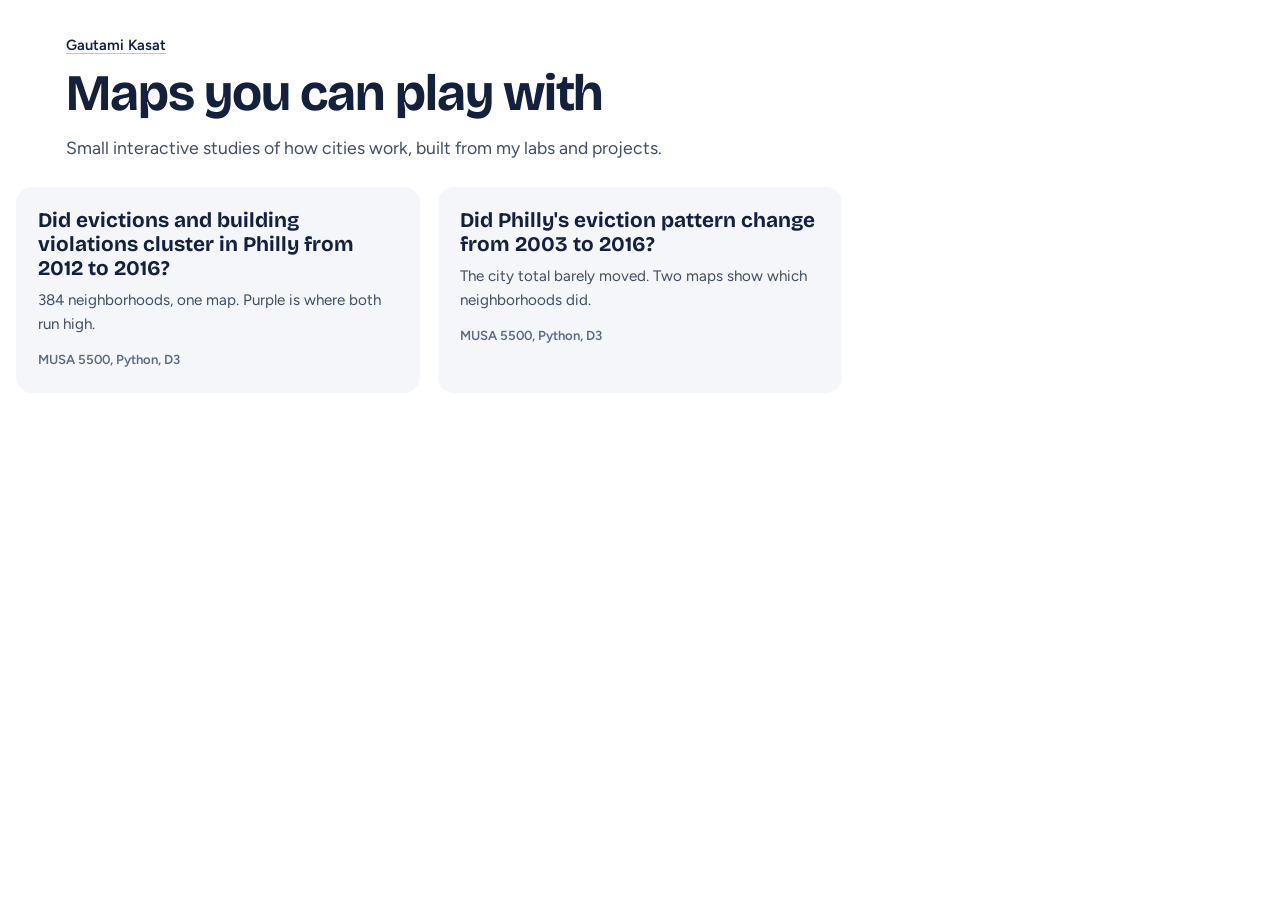
<file: index.html>
<!doctype html>
<html lang="en">
<head>
<meta charset="utf-8">
<meta name="viewport" content="width=device-width, initial-scale=1">
<title>Gautami Kasat: Interactive Portals</title>
<meta name="description" content="Interactive maps and data stories from urban spatial analytics coursework and projects.">
<link rel="preconnect" href="https://fonts.googleapis.com">
<link rel="preconnect" href="https://fonts.gstatic.com" crossorigin>
<link href="https://fonts.googleapis.com/css2?family=Bricolage+Grotesque:opsz,wght@12..96,500;12..96,600;12..96,700&family=Figtree:wght@400;500;600;700&display=swap" rel="stylesheet">
<link rel="stylesheet" href="templates/overlap-map/style.css">
<style>
  .site-head .byline a { color: var(--ink); font-weight: 600; text-decoration-color: var(--line-2); }
  .list { display: grid; gap: 18px; grid-template-columns: repeat(auto-fill, minmax(300px, 1fr)); margin-top: 18px; padding-bottom: 60px; }
  .card { display: block; text-decoration: none; color: inherit; background: var(--soft); border-radius: 16px; padding: 22px; transition: background 0.15s; }
  .card:hover { background: #e9eef6; }
  .card h2 { font-family: var(--display); font-weight: 700; font-size: 1.3rem; line-height: 1.15; margin: 0 0 8px; }
  .card p { margin: 0; color: var(--ink-2); font-size: 0.95rem; }
  .card .tags { margin-top: 14px; color: var(--muted); font-size: 0.82rem; font-weight: 600; }
</style>
</head>
<body>
<header class="site-head wrap">
  <p class="byline"><a href="https://www.linkedin.com/in/gautamikasat" target="_blank" rel="noopener">Gautami Kasat</a></p>
  <h1>Maps you can play with</h1>
  <p class="lede">Small interactive studies of how cities work, built from my labs and projects.</p>
</header>
<main class="wrap">
  <div class="list">
    <a class="card" href="projects/01-evictions-violations-2012-2016/">
      <h2>Did evictions and building violations cluster in Philly from 2012 to 2016?</h2>
      <p>384 neighborhoods, one map. Purple is where both run high.</p>
      <div class="tags">MUSA 5500, Python, D3</div>
    </a>
    <a class="card" href="projects/02-eviction-patterns-2003-2016/">
      <h2>Did Philly's eviction pattern change from 2003 to 2016?</h2>
      <p>The city total barely moved. Two maps show which neighborhoods did.</p>
      <div class="tags">MUSA 5500, Python, D3</div>
    </a>
  </div>
</main>
</body>
</html>
</file>
<file: templates/overlap-map/style.css>
/* How the page looks. Fonts and colors first, then the layout of the map page. */

/* Shared look for every portal in this repo.
   Light, paper-white. Change a token here and all portals update together. */

:root {
  color-scheme: light;
  --bg: #ffffff;
  --soft: #f4f6fa;
  --card: #ffffff;
  --line: #d9e0ea;
  --line-2: #bcc7d6;
  --ink: #14213d;        /* text and buttons */
  --ink-2: #3f4e66;
  --muted: #5b6a81;
  --ev: #2f6fb5;         /* evictions (blue) */
  --ev-soft: #6fa8dc;
  --vi: #d9631c;         /* violations (orange) */
  --vi-soft: #f2a35c;
  --both: #5a1a63;       /* high on both (plum) */
  --none: #dfe5ee;
  --focus: #1a6bff;
  --display: "Bricolage Grotesque", "Segoe UI", system-ui, sans-serif;
  --body: "Figtree", "Segoe UI", system-ui, sans-serif;
  --radius: 12px;
}

* { box-sizing: border-box; }
html { -webkit-text-size-adjust: 100%; }

body {
  margin: 0;
  background: var(--bg);
  color: var(--ink);
  font-family: var(--body);
  font-size: 16px;
  line-height: 1.55;
}

a { color: var(--ev); text-underline-offset: 3px; }
a:hover { color: var(--ink); }

:focus-visible { outline: 3px solid var(--focus); outline-offset: 2px; border-radius: 6px; }

.wrap {
  max-width: 1180px;
  margin: 0 auto;
  padding-left: max(16px, env(safe-area-inset-left, 0px));
  padding-right: max(16px, env(safe-area-inset-right, 0px));
}

/* ---------- header ---------- */
.site-head { padding-top: 34px; padding-bottom: 8px; }
.site-head .byline { color: var(--muted); font-size: 0.92rem; margin: 0 0 10px; }
.site-head h1 {
  font-family: var(--display);
  font-weight: 700;
  font-size: clamp(2rem, 4.8vw, 3.2rem);
  line-height: 1.04;
  letter-spacing: -0.02em;
  margin: 0 0 14px;
  max-width: 20ch;
  text-wrap: balance;
}
.site-head .lede { color: var(--ink-2); max-width: 60ch; margin: 0; font-size: 1.1rem; }

.key { display: flex; flex-wrap: wrap; gap: 8px 20px; margin: 16px 0 0; font-size: 0.92rem; color: var(--ink-2); font-weight: 500; }
.key span.sw, .sw { display: inline-block; width: 14px; height: 14px; border-radius: 4px; vertical-align: -2px; margin-right: 7px; }
.sw.ev { background: var(--ev); }
.sw.vi { background: var(--vi); }
.sw.both { background: var(--both); }

/* ---------- panels and buttons ---------- */
.panel {
  background: var(--card);
  border: 1.5px solid var(--line);
  border-radius: var(--radius);
  padding: 18px;
}
.panel h2 {
  font-family: var(--display);
  font-weight: 600;
  font-size: 1.2rem;
  margin: 0 0 2px;
  letter-spacing: -0.01em;
}
.panel .sub { color: var(--muted); font-size: 0.88rem; margin: 0 0 12px; }

.btn {
  font: inherit; font-weight: 600; font-size: 0.98rem;
  min-height: 46px; padding: 0 20px;
  display: inline-flex; align-items: center; justify-content: center; gap: 9px;
  border: 2px solid var(--ink); border-radius: 12px;
  background: #fff; color: var(--ink); cursor: pointer;
  transition: transform 0.08s, box-shadow 0.12s, background 0.12s;
}
.btn:hover { box-shadow: 0 3px 0 var(--ink); transform: translateY(-1px); }
.btn:active { transform: none; box-shadow: none; }
.btn.primary { background: var(--ink); color: #fff; }
.btn.primary:hover { background: #22345c; }
.btn.small { min-height: 36px; padding: 0 14px; font-size: 0.86rem; border-radius: 9px; }
.btn svg { width: 18px; height: 18px; flex: none; }

.seg { display: inline-flex; flex-wrap: wrap; border: 2px solid var(--ink); border-radius: 13px; overflow: hidden; background: #fff; }
.seg input { position: absolute; opacity: 0; pointer-events: none; }
.seg label {
  display: flex; align-items: center; gap: 8px; min-height: 44px; padding: 0 16px;
  font-weight: 600; font-size: 0.95rem; color: var(--ink); cursor: pointer; user-select: none;
  border-right: 2px solid var(--ink); transition: background 0.1s;
}
.seg label:last-of-type { border-right: 0; }
.seg label:hover { background: #e9effa; }
.seg input:checked + label { background: var(--ink); color: #fff; }
.seg input:focus-visible + label { outline: 3px solid var(--focus); outline-offset: -3px; }
.seg label svg { width: 18px; height: 18px; flex: none; }

/* ---------- tooltip ---------- */
.tip {
  position: fixed; z-index: 30; pointer-events: none;
  background: #fff; color: var(--ink);
  border: 1.5px solid var(--ink); border-radius: 10px;
  padding: 9px 12px; font-size: 0.86rem; line-height: 1.45; max-width: 240px;
  box-shadow: 0 10px 28px rgba(20, 33, 61, 0.22);
  opacity: 0; transition: opacity 0.08s;
}
.tip.on { opacity: 1; }
.tip b { font-family: var(--display); font-weight: 600; font-size: 1rem; }
.tip .row { display: flex; justify-content: space-between; gap: 16px; }
.tip .row span:first-child { color: var(--ink-2); }
.tip .num { font-variant-numeric: tabular-nums; font-weight: 600; }

/* ---------- footer ---------- */
.site-foot { padding-top: 30px; padding-bottom: 56px; color: var(--muted); font-size: 0.9rem; }
.site-foot p { max-width: 78ch; margin: 0 0 10px; }

@media (prefers-reduced-motion: reduce) {
  * { transition: none !important; animation: none !important; }
}


/* Gautami's map-portal kit: shared layout for every "overlap" portal.
   Layout: short title, then the map as a full-width hero with soft controls in the side rails
   (periods + B groups on the left, selected place + 2x2 legend on the right), then "the test"
   (scatter + trend line with the big numbers beside it), then "How it was made".
   Borders are rare on purpose: only the selected-place card has one.
   Colors and fonts are defined at the top of this file. */

.top { padding-top: 28px; }
.top.wrap, main.wrap, .made.wrap { max-width: 1340px; }
.top .me { margin: 0 0 14px; font-size: 0.95rem; font-weight: 600; }
.top .me a { color: var(--ink); text-decoration-color: var(--line-2); }
.top h1 { font-family: var(--display); font-weight: 700; letter-spacing: -0.02em; font-size: clamp(2rem, 4.4vw, 3.2rem); line-height: 1.04; margin: 0; max-width: 22ch; text-wrap: balance; }
.top .lede { margin: 12px 0 0; font-size: 1.12rem; color: var(--ink-2); max-width: 60ch; }

.k { display: block; font-size: 0.78rem; font-weight: 700; letter-spacing: 0.04em; color: var(--muted); margin-bottom: 10px; }
.note { margin: 12px 0 0; font-size: 0.82rem; color: var(--muted); line-height: 1.45; max-width: 30ch; }

/* ---------- hero band: rail | map | rail ---------- */
.band { margin-top: 14px; padding-left: max(16px, env(safe-area-inset-left, 0px)); padding-right: max(16px, env(safe-area-inset-right, 0px)); }
.band-in { max-width: 1308px; margin: 0 auto; display: grid; grid-template-columns: 236px minmax(0, 1fr) 270px; gap: 28px; align-items: stretch; }
.rail { display: flex; flex-direction: column; gap: 40px; padding-top: 8px; padding-bottom: 8px; min-width: 0; }
.rail.right { justify-content: space-between; }
.empty { margin: 0; font-size: 0.95rem; color: var(--muted); max-width: 26ch; }
.mapwrap { position: relative; min-width: 0; }
.mapbox { position: relative; aspect-ratio: 600 / 640; height: min(88vh, 900px); width: auto; max-width: 100%; margin: 0 auto; touch-action: pan-y; }
.mapbox svg { position: absolute; inset: 0; width: 100%; height: 100%; display: block; }
.tract { stroke: #fff; stroke-width: 0.7; transition: fill 0.35s, opacity 0.25s; cursor: pointer; }
.hl { fill: none; stroke: var(--ink); stroke-width: 2.6; pointer-events: none; stroke-linejoin: round; }
.pinp { fill: none; stroke: var(--ink); stroke-width: 3.6; stroke-dasharray: 7 4; pointer-events: none; stroke-linejoin: round; }
.tapchip { position: absolute; left: 50%; top: 6px; transform: translateX(-50%); z-index: 2; pointer-events: none; background: var(--ink); color: #fff; font-weight: 600; font-size: 0.85rem; padding: 7px 14px; border-radius: 99px; transition: opacity 0.4s; white-space: nowrap; }
.tapchip.gone { opacity: 0; }

/* years: a soft vertical rail, only the chosen year is filled */
.yearhead { display: flex; align-items: center; gap: 12px; margin-bottom: 10px; }
.yearhead .k { margin: 0; }
.playbtn { width: 38px; height: 38px; border-radius: 50%; border: 0; background: var(--ink); color: #fff; display: grid; place-items: center; cursor: pointer; transition: background 0.15s, transform 0.08s; }
.playbtn:hover { background: #22345c; transform: scale(1.05); }
.playbtn svg { width: 18px; height: 18px; }
.playbtn[aria-pressed="true"] { background: var(--both); }
.years { display: flex; flex-direction: column; align-items: flex-start; gap: 2px; }
.years input { position: absolute; opacity: 0; pointer-events: none; }
.years label { padding: 7px 14px; border-radius: 99px; font-weight: 600; font-size: 1rem; color: var(--muted); cursor: pointer; user-select: none; transition: background 0.15s, color 0.15s; font-variant-numeric: tabular-nums; }
.years label:hover { color: var(--ink); background: var(--soft); }
.years input:checked + label { background: var(--ink); color: #fff; }
.years input:focus-visible + label { outline: 3px solid var(--focus); outline-offset: 2px; }

/* legend: a 2 x 2 square that explains the colors */
.biv { display: grid; grid-template-columns: 22px auto; grid-template-rows: auto 20px; gap: 6px; width: max-content; }
.biv .ylab { grid-row: 1; grid-column: 1; writing-mode: vertical-rl; transform: rotate(180deg); font-size: 0.78rem; font-weight: 600; color: var(--ink-2); text-align: center; }
.biv .xlab { grid-row: 2; grid-column: 2; font-size: 0.78rem; font-weight: 600; color: var(--ink-2); text-align: center; }
.biv .grid { grid-row: 1; grid-column: 2; display: grid; grid-template-columns: 70px 70px; grid-template-rows: 70px 70px; gap: 4px; }
.cell { border: 0; border-radius: 10px; cursor: default; display: flex; flex-direction: column; justify-content: flex-end; align-items: flex-start; padding: 7px 8px; font: inherit; text-align: left; transition: transform 0.12s; }
.cell:hover, .cell:focus-visible { transform: scale(1.06); }
.cell b { font-family: var(--display); font-weight: 700; font-size: 1.15rem; line-height: 1; font-variant-numeric: tabular-nums; }
.cell span { font-size: 0.68rem; font-weight: 600; line-height: 1.15; margin-top: 2px; }
.cell.dark { color: #fff; }
.cell.light { color: var(--ink); }
.ramp { width: 220px; }
.ramp .rname { display: block; font-size: 0.85rem; font-weight: 600; color: var(--ink-2); margin-bottom: 6px; }
.ramp .rbar { height: 12px; border-radius: 6px; }
.ramp .rnum { display: flex; justify-content: space-between; font-size: 0.78rem; color: var(--muted); margin-top: 4px; font-variant-numeric: tabular-nums; }

/* violations: soft chips, the chosen one is tinted */
.chips { display: grid; gap: 4px; }
.chip {
  display: grid; grid-template-columns: 18px minmax(0, 1fr) auto; align-items: center; gap: 8px;
  width: 100%; text-align: left; font: inherit; color: var(--ink-2); background: transparent; border: 0; border-radius: 99px;
  padding: 7px 12px; cursor: pointer; transition: background 0.15s, color 0.15s;
}
.chip:hover { background: var(--soft); color: var(--ink); }
.chip svg { width: 17px; height: 17px; display: block; }
.chip .nm { font-weight: 600; font-size: 0.86rem; white-space: nowrap; overflow: hidden; text-overflow: ellipsis; }
.chip .r { font-family: var(--display); font-weight: 700; font-size: 0.86rem; font-variant-numeric: tabular-nums; color: var(--muted); }
.chip[aria-pressed="true"] { background: #f1e5f3; color: var(--both); }
.chip[aria-pressed="true"] .r { color: var(--both); }

/* the one bordered thing: tract pop-up */
.pop { position: relative; width: 100%; background: #fff; border: 1.5px solid var(--ink); border-radius: 14px; padding: 14px; box-shadow: 0 14px 34px rgba(20, 33, 61, 0.2); }
.pop[hidden] { display: none; }
.pop .x { position: absolute; right: 8px; top: 8px; width: 32px; height: 32px; border-radius: 50%; border: 0; background: var(--soft); color: var(--ink); font-size: 1.1rem; font-weight: 700; cursor: pointer; line-height: 1; }
.pop .x:hover { background: #e6ebf3; }
.pinned { font-family: var(--body); font-size: 0.7rem; font-weight: 600; background: var(--ink); color: #fff; border-radius: 99px; padding: 3px 8px; vertical-align: 4px; margin-left: 4px; }
.tname { font-family: var(--display); font-weight: 700; font-size: 1.35rem; line-height: 1.1; margin: 0 36px 0 0; }
.verdict { display: inline-block; margin: 8px 0 10px; padding: 4px 11px; border-radius: 99px; font-weight: 600; font-size: 0.82rem; }
.verdict.c3 { background: #f1e5f3; color: var(--both); }
.verdict.c1 { background: #e3effa; color: #1c4f86; }
.verdict.c2 { background: #fdeede; color: #8f3d0c; }
.verdict.c0 { background: var(--soft); color: var(--ink-2); }
.meter { margin-bottom: 10px; }
.meter .mr { display: flex; justify-content: space-between; align-items: baseline; font-weight: 600; font-size: 0.9rem; }
.meter .mr b { font-family: var(--display); font-size: 1.2rem; font-variant-numeric: tabular-nums; }
.mbar { height: 8px; background: var(--none); border-radius: 4px; margin: 3px 0 2px; position: relative; }
.mbar i { position: absolute; left: 0; top: 0; bottom: 0; border-radius: 4px; min-width: 3px; }
.meter small { color: var(--muted); font-size: 0.78rem; }
.ctxl { margin: 4px 0 0; display: grid; font-size: 0.85rem; }
.ctxl div { display: flex; justify-content: space-between; padding: 4px 0; }
.ctxl dt { color: var(--ink-2); }
.ctxl dd { margin: 0; font-weight: 600; font-variant-numeric: tabular-nums; }

/* ---------- the test: regression with the numbers beside it ---------- */
.test { margin-top: 64px; display: grid; grid-template-columns: minmax(0, 1.55fr) minmax(0, 1fr); gap: 48px; align-items: start; }
.test h2 { font-family: var(--display); font-weight: 700; font-size: 1.8rem; letter-spacing: -0.01em; margin: 0 0 2px; }
.test .sub { color: var(--muted); font-size: 0.95rem; margin: 0 0 10px; }
.scatter svg { display: block; width: 100%; height: auto; }
.scatter .axis text { fill: var(--muted); font-size: 11px; font-family: var(--body); }
.scatter .axis path, .scatter .axis line { stroke: var(--line-2); }
.scatter .axis-title { fill: var(--ink-2); font-size: 12px; font-weight: 600; font-family: var(--body); }
.scatter .grid line { stroke: #edf1f6; }
.scatter .grid path { display: none; }
.dot { stroke: #fff; stroke-width: 1; transition: cx 0.3s, cy 0.3s, fill 0.2s; cursor: pointer; }
.qlabel { font-size: 12px; font-weight: 700; font-family: var(--body); }
.fitlabel { font-size: 12px; font-weight: 600; fill: var(--ink-2); font-family: var(--body); }
.nums { display: grid; gap: 30px; padding-top: 64px; }
.num b { display: block; font-family: var(--display); font-weight: 700; font-size: 3.2rem; line-height: 1; letter-spacing: -0.03em; font-variant-numeric: tabular-nums; }
.num > span { display: block; margin-top: 6px; color: var(--ink-2); font-size: 1rem; max-width: 34ch; }
.ybars { display: grid; grid-template-columns: repeat(5, 1fr); gap: 10px; align-items: end; height: 84px; max-width: 300px; }
.ybars div { display: flex; flex-direction: column; justify-content: flex-end; align-items: center; height: 100%; gap: 4px; }
.ybars i { width: 100%; max-width: 30px; background: var(--line-2); border-radius: 5px 5px 0 0; display: block; transition: height 0.3s, background 0.2s; }
.ybars i.on { background: var(--both); }
.ybars span { font-size: 0.75rem; color: var(--muted); font-variant-numeric: tabular-nums; }
.ybars em { font-style: normal; font-size: 0.75rem; font-weight: 600; font-variant-numeric: tabular-nums; }

/* ---------- how it was made ---------- */
.made { margin-top: 64px; padding-bottom: 56px; }
.made h2 { font-family: var(--display); font-weight: 600; font-size: 1.15rem; margin: 0 0 12px; }
.toolrow { display: flex; flex-wrap: wrap; align-items: center; gap: 6px; margin-bottom: 8px; }
.toolrow .k { margin: 0; letter-spacing: 0; font-size: 0.82rem; font-weight: 600; width: 72px; flex: none; }
.tool { font-size: 0.86rem; font-weight: 600; padding: 5px 12px; border-radius: 99px; background: var(--soft); color: var(--ink); }
.made .fine { margin: 14px 0 0; font-size: 0.86rem; color: var(--muted); max-width: 80ch; }
.made .links { margin: 10px 0 0; display: flex; flex-wrap: wrap; gap: 8px 22px; font-weight: 600; font-size: 0.95rem; }

/* ---------- smaller screens: rails move above and below the map ---------- */
@media (max-width: 1150px) {
  .band-in { grid-template-columns: 1fr 1fr; gap: 20px 28px; }
  .mapwrap { grid-column: 1 / -1; grid-row: 1; }
  .mapbox { height: auto; width: 100%; max-width: 760px; }
  .rail.left { grid-row: 2; }
  .rail.right { grid-row: 2; justify-content: flex-start; }
  .years { flex-direction: row; flex-wrap: wrap; }
  .years label { margin-left: 0; }
  .yearhead { max-width: none; justify-content: flex-start; gap: 14px; }
  .test { grid-template-columns: 1fr; }
  .nums { padding-top: 0; grid-template-columns: 1fr 1fr; }
}
@media (max-width: 700px) {
  .band-in { grid-template-columns: 1fr; }
  .rail.left, .rail.right { grid-row: auto; }
  .rail { gap: 28px; }
  .nums { grid-template-columns: 1fr; }
  .pop { box-shadow: none; }
  .tapchip { font-size: 0.8rem; }
  .toolrow .k { width: 100%; }
}

/* ---------- side-by-side mode: two linked maps in the hero band ---------- */
.sidemaps { display: grid; grid-template-columns: 1fr 1fr; gap: 24px; align-items: start; }
.sidemap { margin: 0; min-width: 0; }
.sidemap h3 { font-family: var(--display); font-weight: 600; font-size: 1.1rem; margin: 0 0 8px; display: flex; align-items: center; gap: 9px; }
.sidemap h3 i { width: 12px; height: 12px; border-radius: 3px; display: inline-block; flex: none; }
.sidemap .mapbox { height: auto; width: 100%; max-width: 100%; }
.sidemap .ramp { width: 100%; max-width: 260px; margin-top: 8px; }
@media (max-width: 700px) { .sidemaps { grid-template-columns: 1fr; } }

/* optional context chart in the left rail (config.trend) */
.trend { display: flex; align-items: flex-end; gap: 3px; height: 70px; max-width: 220px; }
.trend div { flex: 1; height: 100%; display: flex; align-items: flex-end; }
.trend i { display: block; width: 100%; border-radius: 3px 3px 0 0; }
.trendx { display: flex; justify-content: space-between; max-width: 220px; font-size: 0.75rem; color: var(--muted); margin-top: 4px; font-variant-numeric: tabular-nums; }
</file>
